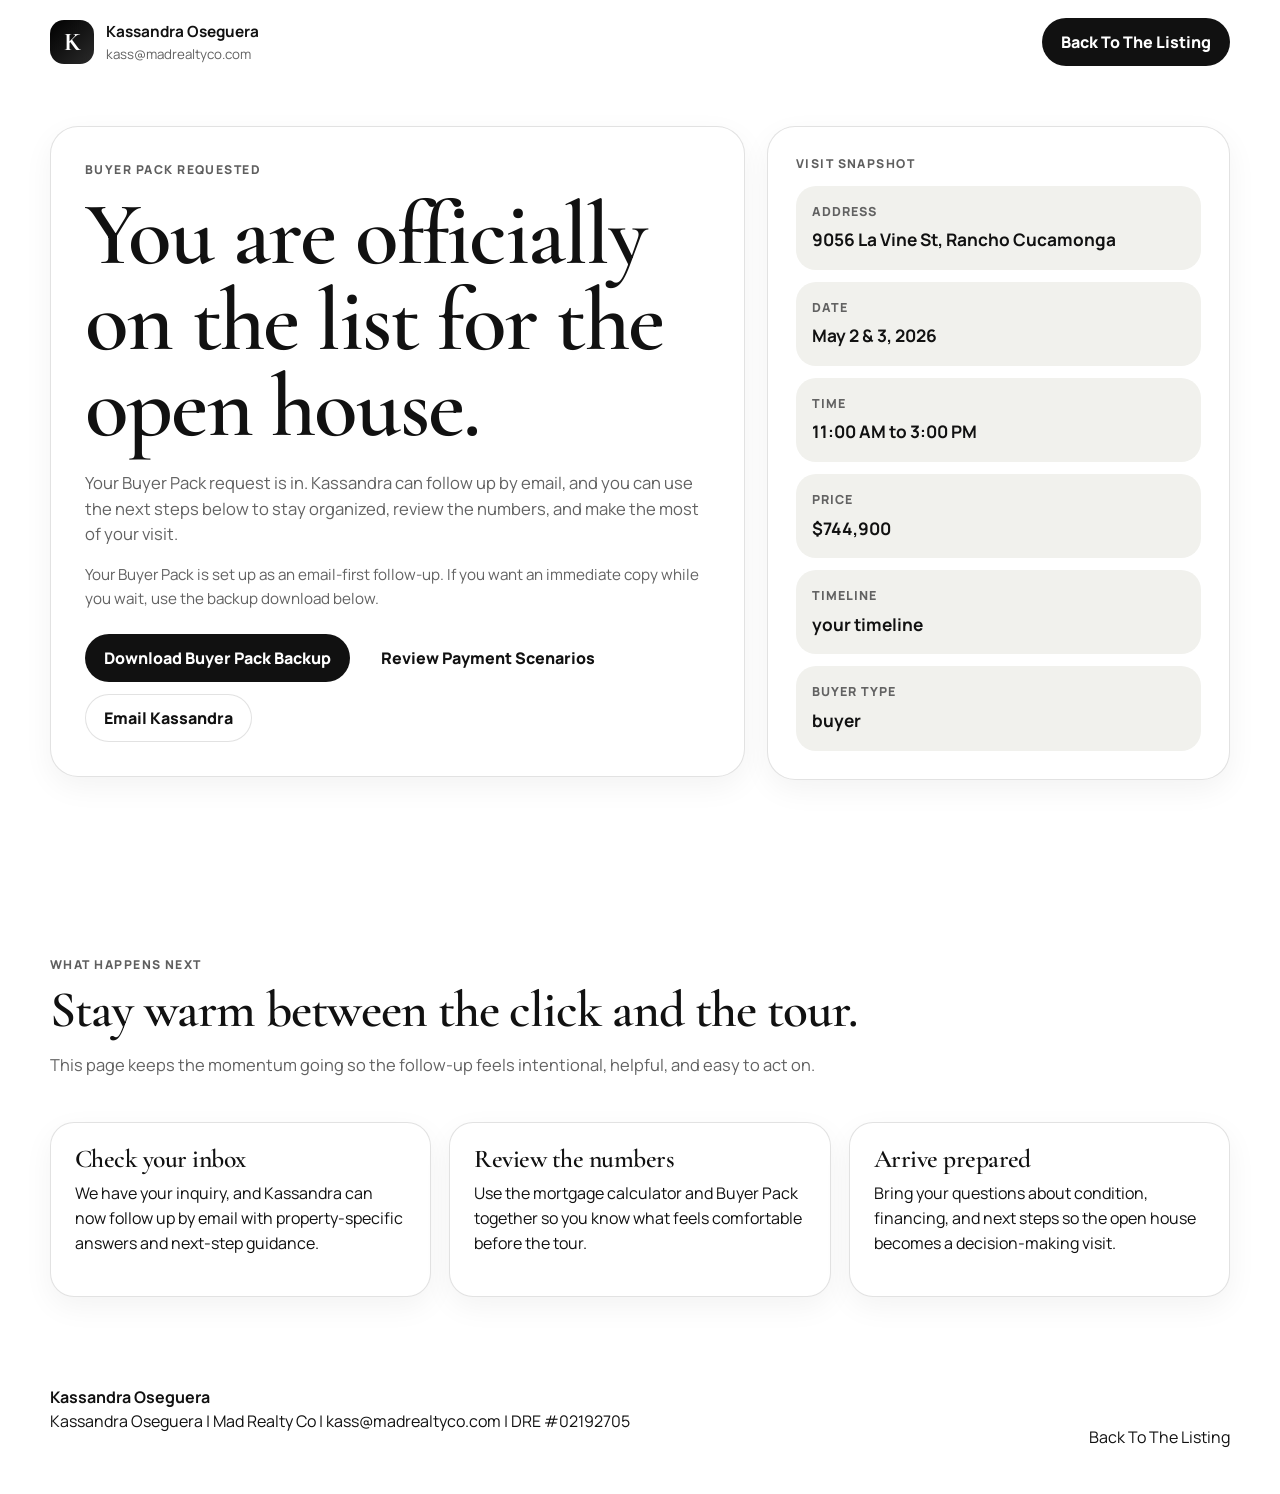
<file: thank-you.html>
<!doctype html>
<html lang="en">
  <head>
    <meta charset="utf-8">
    <meta name="viewport" content="width=device-width, initial-scale=1">
    <title>Thank You</title>
    <meta
      id="metaDescription"
      name="description"
      content="Thanks for requesting the Buyer Pack. Review next steps, revisit the payment estimate, and get ready for the open house."
    >
    <link rel="preconnect" href="https://fonts.googleapis.com">
    <link rel="preconnect" href="https://fonts.gstatic.com" crossorigin>
    <link
      href="https://fonts.googleapis.com/css2?family=Manrope:wght@400;500;700;800&family=Cormorant+Garamond:wght@500;600;700&display=swap"
      rel="stylesheet"
    >
    <link rel="stylesheet" href="styles.css">
  </head>
  <body data-page="thank-you">
    <header class="site-header">
      <a class="brand" href="/" aria-label="Open house funnel">
        <span class="brand-monogram">K</span>
        <span class="brand-copy">
          <strong id="thankYouAgentName">Kassandra Oseguera</strong>
          <small id="thankYouAgentEmail">kass@madrealtyco.com</small>
        </span>
      </a>
      <a class="button button-ink" id="returnToListingLink" href="/">Back To The Listing</a>
    </header>

    <main class="thank-you-page">
      <section class="section thank-you-hero">
        <div class="thank-you-shell">
          <div class="thank-you-copy">
            <p class="eyebrow" id="thankYouEyebrow">Buyer Pack Requested</p>
            <h1 id="thankYouHeadline">You are officially on the list for the open house.</h1>
            <p class="thank-you-body" id="thankYouBody">
              Your Buyer Pack request is in. Use the next steps below to stay organized, review the numbers, and make the most of your visit.
            </p>

            <p class="thank-you-note">
              Your Buyer Pack is set up as an email-first follow-up. If you want an immediate copy while you wait, use the backup download below.
            </p>

            <div class="thank-you-actions">
              <button class="button button-accent" id="downloadBuyerPackAgain" type="button">
                <span id="buyerPackCtaLabel">Download Buyer Pack Backup</span>
              </button>
              <a class="button button-light" id="calculatorReviewLink" href="/#calculator">
                <span id="calculatorCtaLabel">Review Payment Scenarios</span>
              </a>
              <a class="button button-outline" id="thankYouEmailLink" href="mailto:kass@madrealtyco.com">
                <span id="emailCtaLabel">Email Kassandra</span>
              </a>
            </div>
          </div>

          <aside class="thank-you-summary">
            <p class="eyebrow">Visit Snapshot</p>
            <div class="proof-grid">
              <div>
                <span>Address</span>
                <strong id="thankYouAddress">9056 La Vine St, Rancho Cucamonga</strong>
              </div>
              <div>
                <span>Date</span>
                <strong id="thankYouDate">May 2 & 3, 2026</strong>
              </div>
              <div>
                <span>Time</span>
                <strong id="thankYouTime">11:00 AM to 3:00 PM</strong>
              </div>
              <div>
                <span>Price</span>
                <strong id="thankYouPrice">$744,900</strong>
              </div>
              <div>
                <span>Timeline</span>
                <strong id="thankYouTimeline">your timeline</strong>
              </div>
              <div>
                <span>Buyer type</span>
                <strong id="thankYouBuyerType">buyer</strong>
              </div>
            </div>
          </aside>
        </div>
      </section>

      <section class="section">
        <div class="section-heading">
          <div>
            <p class="eyebrow">What Happens Next</p>
            <h2>Stay warm between the click and the tour.</h2>
            <p class="section-copy">
              This page keeps the momentum going so the follow-up feels intentional, helpful, and easy to act on.
            </p>
          </div>
        </div>

        <div class="preview-grid" id="thankYouSteps">
          <article class="feature-card">
            <h3>Check your inbox</h3>
            <p>We have your inquiry and will follow up with property-specific details.</p>
          </article>
        </div>
      </section>
    </main>

    <footer class="site-footer">
      <div>
        <strong id="thankYouAgentNameFooter">Kassandra Oseguera</strong>
        <p id="thankYouFooterLine">Kassandra Oseguera | Mad Realty Co | kass@madrealtyco.com | DRE #02192705</p>
      </div>
      <div class="footer-actions">
        <a id="returnToListingLabel" href="/">Back To The Listing</a>
      </div>
    </footer>

    <script src="app.js"></script>
  </body>
</html>
</file>
<file: styles.css>
:root {
  --ink: #111111;
  --muted: #626262;
  --paper: #ffffff;
  --panel: #ffffff;
  --panel-strong: #ffffff;
  --line: rgba(17, 17, 17, 0.12);
  --accent: #111111;
  --accent-dark: #000000;
  --forest: #111111;
  --sand: #ecece7;
  --rose: #f1f1ed;
  --shadow: 0 24px 60px rgba(0, 0, 0, 0.08);
  --shadow-soft: 0 10px 30px rgba(0, 0, 0, 0.05);
}

* {
  box-sizing: border-box;
}

html {
  scroll-behavior: smooth;
}

body {
  margin: 0;
  background: #ffffff;
  color: var(--ink);
  font-family: Manrope, ui-sans-serif, system-ui, sans-serif;
  line-height: 1.55;
}

a {
  color: inherit;
  text-decoration: none;
}

button,
input,
select,
textarea {
  font: inherit;
}

img {
  max-width: 100%;
  display: block;
}

h1,
h2,
h3,
p {
  margin-top: 0;
}

h1,
h2,
h3 {
  font-family: "Cormorant Garamond", Georgia, serif;
  font-weight: 600;
  line-height: 0.96;
  letter-spacing: -0.02em;
}

h1 {
  font-size: clamp(3.4rem, 7vw, 6.4rem);
  margin-bottom: 20px;
}

h2 {
  font-size: clamp(2.3rem, 4vw, 4.1rem);
  margin-bottom: 16px;
}

h3 {
  font-size: clamp(1.5rem, 2vw, 2rem);
  margin-bottom: 10px;
}

.site-header,
.section,
.site-footer {
  width: min(1180px, calc(100% - 32px));
  margin: 0 auto;
}

.site-header {
  position: sticky;
  top: 0;
  z-index: 20;
  display: flex;
  align-items: center;
  justify-content: space-between;
  gap: 20px;
  padding: 18px 0;
  background: rgba(255, 255, 255, 0.88);
  backdrop-filter: blur(18px);
}

.brand {
  display: inline-flex;
  align-items: center;
  gap: 12px;
}

.brand-monogram {
  display: grid;
  width: 44px;
  height: 44px;
  place-items: center;
  border-radius: 14px;
  background: linear-gradient(135deg, #000000, #2a2a2a);
  color: #fff;
  font-family: "Cormorant Garamond", Georgia, serif;
  font-size: 1.6rem;
  font-weight: 700;
}

.brand-copy {
  display: grid;
}

.brand-copy strong {
  font-size: 0.96rem;
}

.brand-copy small,
.site-nav,
.event-grid span,
.guide-header,
.proof-grid span,
.lead-summary span,
.lead-table th,
.section-copy,
.form-footnote,
.event-note,
.copy-stack,
.faq-grid p,
.process-card p,
.agent-points span {
  color: var(--muted);
}

.site-nav,
.hero-actions,
.hero-trust,
.footer-actions {
  display: flex;
  align-items: center;
  gap: 18px;
}

.site-nav a {
  font-size: 0.95rem;
}

.site-nav a:hover,
.footer-actions a:hover {
  color: var(--accent);
}

.button {
  display: inline-flex;
  align-items: center;
  justify-content: center;
  min-height: 48px;
  padding: 0 18px;
  border-radius: 999px;
  border: 1px solid transparent;
  cursor: pointer;
  font-weight: 800;
  transition: transform 160ms ease, background-color 160ms ease, border-color 160ms ease;
}

.button:hover {
  transform: translateY(-1px);
}

.button-ink {
  background: var(--forest);
  color: #fff;
}

.button-accent {
  background: var(--accent);
  color: #fff;
}

.button-accent:hover {
  background: var(--accent-dark);
}

.button-light {
  background: rgba(255, 255, 255, 0.92);
  color: var(--ink);
}

.button-outline {
  border-color: var(--line);
  background: var(--panel-strong);
}

.button-block {
  width: 100%;
}

.hero {
  width: min(1280px, calc(100% - 24px));
  margin: 0 auto;
  padding: 22px 0 28px;
  display: grid;
  grid-template-columns: minmax(0, 1.3fr) minmax(320px, 0.7fr);
  gap: 22px;
}

.hero-media,
.event-panel,
.feature-card,
.guide-shell,
.lead-form,
.process-card,
.seller-proof,
.lead-desk-grid,
.faq-grid article {
  background: var(--panel-strong);
  border: 1px solid var(--line);
  box-shadow: var(--shadow-soft);
}

.hero-media {
  position: relative;
  min-height: 720px;
  overflow: hidden;
  border-radius: 32px;
  background: #101513;
}

.hero-video {
  position: absolute;
  inset: 0;
  width: 100%;
  height: 100%;
  object-fit: cover;
}

.hero-overlay {
  position: absolute;
  inset: 0;
  background:
    linear-gradient(120deg, rgba(0, 0, 0, 0.82), rgba(0, 0, 0, 0.3) 55%, rgba(0, 0, 0, 0.08)),
    linear-gradient(0deg, rgba(0, 0, 0, 0.22), rgba(0, 0, 0, 0));
}

.hero-card {
  position: absolute;
  left: 34px;
  right: 34px;
  bottom: 34px;
  z-index: 1;
  max-width: 760px;
  color: #fff;
}

.hero-card .eyebrow {
  color: #fff;
}

.hero-copy {
  max-width: 620px;
  margin-bottom: 24px;
  font-size: 1.14rem;
  color: rgba(255, 255, 255, 0.86);
}

.hero-trust {
  flex-wrap: wrap;
  gap: 10px;
  margin-top: 22px;
}

.hero-trust span,
.guide-tags span {
  padding: 8px 12px;
  border-radius: 999px;
  font-size: 0.82rem;
  font-weight: 700;
}

.hero-trust span {
  background: rgba(255, 255, 255, 0.14);
  border: 1px solid rgba(255, 255, 255, 0.24);
}

.event-panel {
  border-radius: 28px;
  padding: 28px;
  align-self: stretch;
}

.eyebrow {
  margin: 0 0 12px;
  color: #5f5f5f;
  text-transform: uppercase;
  letter-spacing: 0.12em;
  font-size: 0.76rem;
  font-weight: 800;
}

.event-grid,
.proof-grid,
.agent-points {
  display: grid;
  gap: 12px;
}

.event-grid {
  grid-template-columns: repeat(2, minmax(0, 1fr));
  margin: 24px 0;
}

.event-grid div,
.proof-grid div,
.agent-points div,
.lead-summary {
  padding: 16px;
  border-radius: 20px;
  background: var(--rose);
}

.event-grid span,
.proof-grid span,
.lead-table th {
  display: block;
  font-size: 0.78rem;
  font-weight: 800;
  text-transform: uppercase;
  letter-spacing: 0.08em;
}

.event-grid strong,
.proof-grid strong,
.lead-summary strong {
  display: block;
  margin-top: 6px;
  font-size: 1.08rem;
}

.countdown-card {
  margin-bottom: 18px;
  padding: 18px 20px;
  border-radius: 22px;
  background: linear-gradient(135deg, #000000, #2d2d2d);
  color: #fff;
}

.countdown-card span {
  display: block;
  font-size: 0.8rem;
  text-transform: uppercase;
  letter-spacing: 0.08em;
  color: rgba(255, 255, 255, 0.72);
}

.countdown-card strong {
  display: block;
  margin-top: 8px;
  font-size: 1.5rem;
}

.metrics-band {
  width: min(1180px, calc(100% - 32px));
  margin: 0 auto;
  display: grid;
  grid-template-columns: repeat(3, 1fr);
  gap: 14px;
}

.metrics-band div {
  padding: 22px 24px;
  border-radius: 24px;
  background: rgba(255, 255, 255, 0.9);
  border: 1px solid var(--line);
}

.metrics-band strong {
  display: block;
  margin-bottom: 6px;
  color: var(--forest);
  font-size: 1.15rem;
}

.section {
  padding: 88px 0;
}

.split-section,
.agent-section {
  display: grid;
  grid-template-columns: minmax(0, 1fr) minmax(0, 1fr);
  gap: 50px;
}

.copy-stack p,
.agent-copy p,
.seller-proof p,
.section-copy {
  font-size: 1.03rem;
}

.preview-grid,
.process-grid,
.faq-grid {
  display: grid;
  grid-template-columns: repeat(3, 1fr);
  gap: 18px;
}

.feature-card,
.process-card,
.faq-grid article {
  border-radius: 24px;
  padding: 24px;
}

.feature-kicker {
  display: inline-block;
  margin-bottom: 18px;
  color: #767676;
  font-size: 0.86rem;
  font-weight: 800;
  letter-spacing: 0.1em;
}

.section-heading {
  display: flex;
  align-items: end;
  justify-content: space-between;
  gap: 24px;
  margin-bottom: 28px;
}

.lead-layout {
  display: grid;
  grid-template-columns: minmax(0, 1fr) minmax(360px, 0.9fr);
  gap: 20px;
  align-items: start;
}

.guide-shell,
.lead-form,
.seller-proof,
.lead-desk-grid {
  border-radius: 28px;
}

.guide-shell {
  padding: 28px;
  min-height: 100%;
  background:
    linear-gradient(180deg, rgba(0, 0, 0, 0.04), rgba(255, 255, 255, 0.98)),
    var(--panel-strong);
}

.guide-header {
  display: flex;
  justify-content: space-between;
  gap: 12px;
  margin-bottom: 18px;
  font-size: 0.9rem;
  font-weight: 700;
}

.guide-list,
.lead-form,
.faq-grid article p {
  color: var(--muted);
}

.guide-list {
  padding-left: 20px;
}

.guide-list li + li {
  margin-top: 12px;
}

.guide-tags {
  display: flex;
  flex-wrap: wrap;
  gap: 10px;
  margin-top: 24px;
}

.guide-tags span {
  background: #fff;
  border: 1px solid var(--line);
}

.lead-form {
  padding: 28px;
}

.form-intro {
  margin-bottom: 18px;
  color: var(--ink);
  font-weight: 700;
}

.form-subcopy {
  margin: -4px 0 18px;
  color: var(--muted);
  font-size: 0.96rem;
}

.lead-form label {
  display: block;
  margin-bottom: 16px;
  font-size: 0.95rem;
  font-weight: 700;
  color: var(--ink);
}

.lead-form input,
.lead-form select,
.lead-form textarea {
  width: 100%;
  margin-top: 8px;
  padding: 14px 16px;
  border: 1px solid var(--line);
  border-radius: 16px;
  background: #fff;
  color: var(--ink);
}

.lead-form input:focus,
.lead-form select:focus,
.lead-form textarea:focus {
  outline: 2px solid rgba(17, 17, 17, 0.12);
  border-color: rgba(17, 17, 17, 0.4);
}

.lead-form button:disabled {
  cursor: wait;
  opacity: 0.8;
}

.form-status {
  min-height: 24px;
  margin: 14px 0 0;
  font-weight: 700;
}

.form-status[data-state="neutral"],
.form-status[data-state="loading"] {
  color: var(--muted);
}

.form-status[data-state="success"] {
  color: #0f6a3d;
}

.form-status[data-state="error"] {
  color: #9b1c1c;
}

.success-message {
  min-height: 24px;
  margin: 8px 0 0;
  color: var(--forest);
  font-weight: 700;
}

.agent-profile {
  display: flex;
  align-items: center;
  gap: 20px;
  margin: 0 0 28px;
}

.agent-headshot {
  width: 176px;
  height: 176px;
  border-radius: 24px;
  object-fit: cover;
  object-position: center 20%;
  image-rendering: auto;
  border: 1px solid var(--line);
  box-shadow: var(--shadow-soft);
}

.agent-identity {
  display: grid;
  gap: 6px;
}

.agent-identity strong {
  font-size: 1.24rem;
}

.agent-identity span,
.agent-identity small {
  color: var(--muted);
}

.agent-identity span {
  font-size: 0.96rem;
}

.agent-identity small {
  font-size: 0.92rem;
}

.process-card {
  background: linear-gradient(180deg, rgba(255, 255, 255, 0.98), rgba(241, 241, 237, 0.92));
}

.seller-proof {
  padding: 28px;
}

.lead-desk-grid {
  padding: 18px;
  background: #fff;
}

.lead-table-wrap {
  overflow-x: auto;
}

.lead-table {
  width: 100%;
  border-collapse: collapse;
}

.lead-table th,
.lead-table td {
  padding: 14px 12px;
  border-bottom: 1px solid var(--line);
  text-align: left;
}

.lead-table td {
  font-size: 0.95rem;
}

.site-footer {
  display: flex;
  align-items: end;
  justify-content: space-between;
  gap: 24px;
  padding: 0 0 44px;
}

.thank-you-page {
  min-height: calc(100vh - 120px);
}

.thank-you-hero {
  padding-top: 42px;
}

.thank-you-shell {
  display: grid;
  grid-template-columns: minmax(0, 1.2fr) minmax(320px, 0.8fr);
  gap: 22px;
  align-items: start;
}

.thank-you-copy,
.thank-you-summary {
  border-radius: 28px;
  border: 1px solid var(--line);
  background: var(--panel-strong);
  box-shadow: var(--shadow-soft);
}

.thank-you-copy {
  padding: 34px;
}

.thank-you-summary {
  padding: 28px;
}

.thank-you-body {
  max-width: 700px;
  margin-bottom: 24px;
  font-size: 1.04rem;
  color: var(--muted);
}

.thank-you-note {
  max-width: 640px;
  margin: -8px 0 24px;
  color: var(--muted);
  font-size: 0.95rem;
}

.thank-you-actions {
  display: flex;
  flex-wrap: wrap;
  gap: 12px;
}

.calculator-section {
  padding-top: 18px;
}

.calculator-layout {
  display: grid;
  grid-template-columns: minmax(320px, 0.95fr) minmax(0, 1.05fr);
  gap: 20px;
  align-items: start;
}

.calculator-form,
.calculator-panel {
  background: var(--panel-strong);
  border: 1px solid var(--line);
  border-radius: 28px;
  box-shadow: var(--shadow-soft);
}

.calculator-form {
  padding: 28px;
}

.calculator-title {
  margin-bottom: 22px;
  font-size: clamp(2rem, 3vw, 2.8rem);
  line-height: 0.95;
}

.calculator-form label {
  display: block;
  margin-bottom: 16px;
  font-size: 0.95rem;
  font-weight: 700;
  color: var(--ink);
}

.calculator-form input,
.calculator-form select {
  width: 100%;
  margin-top: 8px;
  padding: 14px 16px;
  border: 1px solid var(--line);
  border-radius: 16px;
  background: #fff;
  color: var(--ink);
}

.calculator-form input:focus,
.calculator-form select:focus {
  outline: 2px solid rgba(17, 17, 17, 0.12);
  border-color: rgba(17, 17, 17, 0.4);
}

.calculator-panel {
  padding: 28px;
  background:
    linear-gradient(180deg, rgba(17, 17, 17, 0.03), rgba(255, 255, 255, 0.98)),
    var(--panel-strong);
}

.payment-total {
  margin: 8px 0 10px;
  font-family: "Cormorant Garamond", Georgia, serif;
  font-size: clamp(3rem, 6vw, 4.8rem);
  line-height: 0.95;
}

.payment-caption {
  margin-bottom: 24px;
  color: var(--muted);
}

.payment-disclaimer {
  margin: -8px 0 20px;
  color: var(--muted);
  font-size: 0.92rem;
}

.payment-grid {
  display: grid;
  grid-template-columns: repeat(2, minmax(0, 1fr));
  gap: 12px;
}

.payment-grid div {
  padding: 16px;
  border-radius: 20px;
  background: var(--rose);
}

.payment-grid span {
  display: block;
  font-size: 0.78rem;
  font-weight: 800;
  letter-spacing: 0.08em;
  text-transform: uppercase;
  color: var(--muted);
}

.payment-grid strong {
  display: block;
  margin-top: 6px;
  font-size: 1.05rem;
}

@media (max-width: 1080px) {
  .hero,
  .split-section,
  .agent-section,
  .lead-layout,
  .calculator-layout,
  .thank-you-shell {
    grid-template-columns: 1fr;
  }

  .preview-grid,
  .process-grid,
  .faq-grid,
  .metrics-band,
  .payment-grid {
    grid-template-columns: 1fr;
  }

  .site-nav {
    display: none;
  }

  .hero-media {
    min-height: 620px;
  }

  .hero-card {
    left: 24px;
    right: 24px;
    bottom: 24px;
  }
}

@media (max-width: 720px) {
  h1 {
    font-size: 3rem;
  }

  h2 {
    font-size: 2.3rem;
  }

  .site-header {
    width: calc(100% - 24px);
    padding: 14px 0;
  }

  .hero {
    width: calc(100% - 24px);
  }

  .event-grid {
    grid-template-columns: 1fr;
  }

  .section-heading,
  .site-footer,
  .hero-actions,
  .thank-you-actions {
    flex-direction: column;
    align-items: start;
  }

  .button,
  .button-block {
    width: 100%;
  }

  .hero-actions {
    width: 100%;
  }
}
</file>
